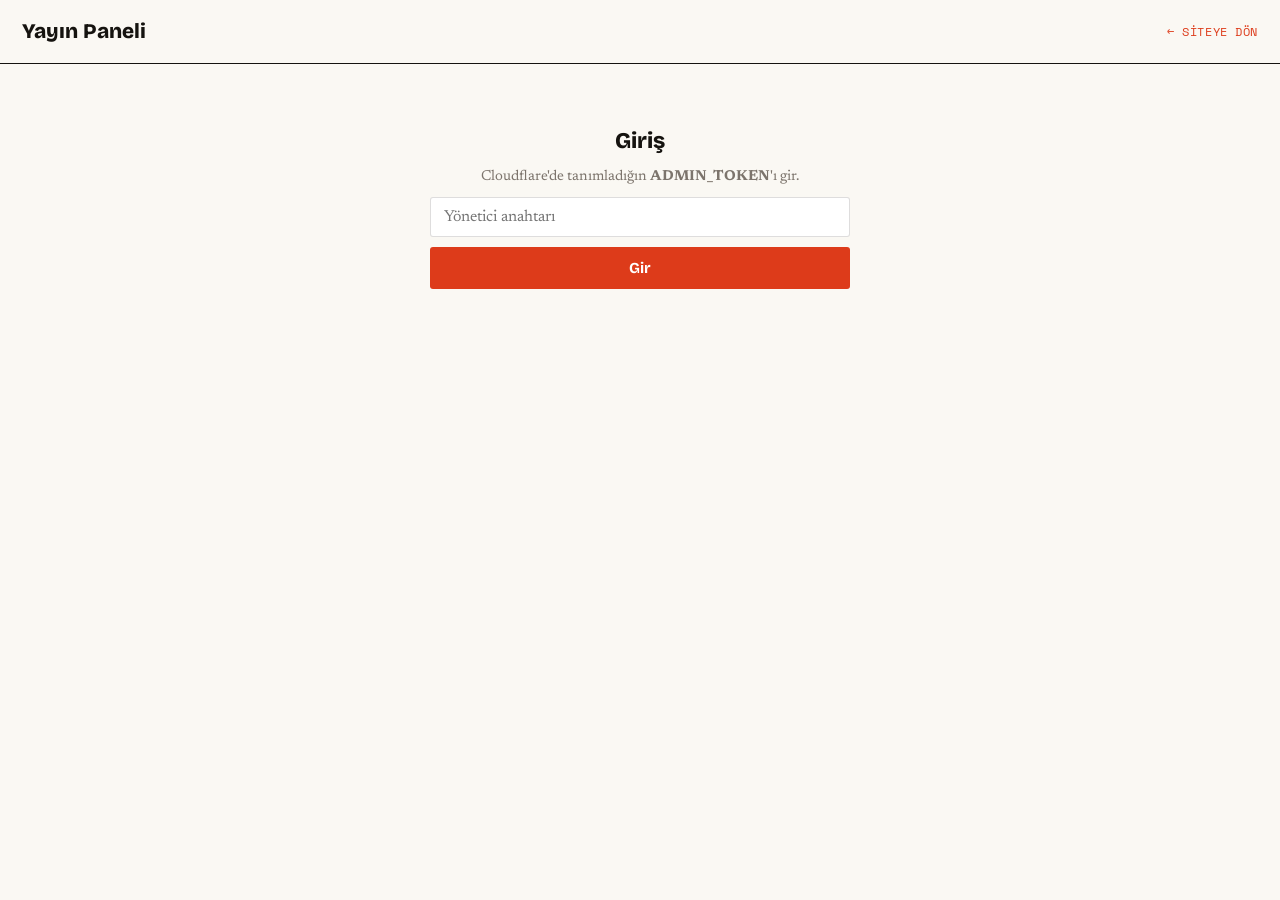
<file: admin.html>
<!DOCTYPE html>
<html lang="tr">
<head>
<meta charset="UTF-8" />
<meta name="viewport" content="width=device-width, initial-scale=1.0" />
<title>Yayın Paneli — Bizim Sultanbeyli</title>
<link href="https://fonts.googleapis.com/css2?family=Bricolage+Grotesque:wght@700;800&family=Newsreader:wght@400;500&family=Space+Mono&display=swap" rel="stylesheet">
<style>
  :root{--paper:#FAF8F3;--paper-2:#F3EFE6;--ink:#15130F;--ink-2:#2A2622;--muted:#7C746C;--accent:#DD3B1A;--line:rgba(21,19,15,.14);--ok:#2E7D32}
  *{box-sizing:border-box;margin:0;padding:0}
  body{background:var(--paper);color:var(--ink);font-family:"Newsreader",serif;font-size:17px;line-height:1.5;padding:0 0 60px}
  .bar{border-bottom:1.5px solid var(--ink);padding:16px 22px;display:flex;align-items:center;justify-content:space-between;position:sticky;top:0;background:var(--paper);z-index:5}
  .bar h1{font-family:"Bricolage Grotesque",sans-serif;font-weight:800;font-size:1.3rem}
  .bar a{font-family:"Space Mono",monospace;font-size:.72rem;text-transform:uppercase;letter-spacing:.05em;color:var(--accent);text-decoration:none}
  .wrap{max-width:760px;margin:0 auto;padding:26px 22px}
  .mono{font-family:"Space Mono",monospace;font-size:.7rem;text-transform:uppercase;letter-spacing:.06em;color:var(--muted)}
  label{display:block;margin:16px 0 6px;font-family:"Bricolage Grotesque",sans-serif;font-weight:700;font-size:.95rem}
  input,select,textarea{width:100%;border:1px solid var(--line);background:#fff;padding:11px 13px;font-family:"Newsreader",serif;font-size:1rem;color:var(--ink);border-radius:3px}
  input:focus,select,textarea:focus{outline:2px solid var(--accent);outline-offset:1px}
  textarea{min-height:240px;resize:vertical;line-height:1.55}
  .row{display:flex;gap:12px}.row>*{flex:1}
  button{cursor:pointer;border:none;font-family:"Bricolage Grotesque",sans-serif;font-weight:700;border-radius:3px;padding:12px 18px;font-size:.95rem}
  .primary{background:var(--accent);color:#fff}.primary:hover{background:var(--ink)}
  .ghost{background:none;border:1.5px solid var(--line);color:var(--ink)}.ghost:hover{border-color:var(--ink)}
  .ink{background:var(--ink);color:var(--paper)}
  .card{border:1.5px solid var(--ink);padding:22px;margin-bottom:24px;background:var(--paper)}
  .card h2{font-family:"Bricolage Grotesque",sans-serif;font-weight:800;font-size:1.15rem;margin-bottom:4px}
  .hint{font-size:.9rem;color:var(--muted);margin-bottom:10px}
  .msg{padding:10px 13px;border-radius:3px;font-size:.92rem;margin-top:12px;display:none}
  .msg.show{display:block}
  .msg.err{background:#fdecea;color:#a32}.msg.ok{background:#e8f5e9;color:var(--ok)}
  .post{border:1px solid var(--line);padding:13px 15px;margin-bottom:10px;display:flex;justify-content:space-between;gap:12px;align-items:flex-start}
  .post .t{font-family:"Bricolage Grotesque",sans-serif;font-weight:700;line-height:1.2}
  .post .meta{font-size:.78rem;color:var(--muted);margin-top:3px}
  .post button{background:none;border:1px solid var(--line);color:#a32;padding:6px 11px;font-size:.78rem}
  .gate{max-width:420px;margin:60px auto;text-align:center}
  .gate h2{font-family:"Bricolage Grotesque",sans-serif;font-weight:800;font-size:1.4rem;margin-bottom:8px}
  .hidden{display:none}
  .spin{display:inline-block;width:15px;height:15px;border:2px solid rgba(255,255,255,.4);border-top-color:#fff;border-radius:50%;animation:r .7s linear infinite;vertical-align:-2px;margin-right:6px}
  @keyframes r{to{transform:rotate(360deg)}}
</style>
</head>
<body>
<div class="bar"><h1>Yayın Paneli</h1><a href="/">← Siteye dön</a></div>

<div class="gate" id="gate">
  <h2>Giriş</h2>
  <p class="hint">Cloudflare'de tanımladığın <b>ADMIN_TOKEN</b>'ı gir.</p>
  <input type="password" id="token" placeholder="Yönetici anahtarı" />
  <div style="height:10px"></div>
  <button class="primary" style="width:100%" onclick="enter()">Gir</button>
  <div class="msg err" id="gateMsg"></div>
</div>

<div class="wrap hidden" id="panel">
  <div class="card">
    <h2>AI ile taslak oluştur <span class="mono">opsiyonel</span></h2>
    <p class="hint">Bir konu yaz, taslağı aşağıdaki forma doldursun. Yayınlamadan önce mutlaka oku ve düzenle.</p>
    <div class="row">
      <input type="text" id="topic" placeholder="örn. Sultanbeyli'de su kesintisinde ne yapmalı?" />
      <button class="ink" style="flex:0 0 auto" onclick="draft()" id="draftBtn">Taslak oluştur</button>
    </div>
    <div class="msg err" id="draftMsg"></div>
  </div>

  <div class="card">
    <h2>Yeni yazı</h2>
    <div class="row">
      <div><label>Kategori</label>
        <select id="category"><option>Yerel</option><option>Gündem</option><option>Belediye</option><option>Hizmet</option><option>Ulaşım</option><option>Spor</option></select>
      </div>
      <div><label>Yazar</label><input type="text" id="author" placeholder="Editör" value="Editör" /></div>
    </div>
    <label>Başlık</label><input type="text" id="title" placeholder="Yazı başlığı" />
    <label>Görsel bağlantısı <span class="mono">opsiyonel</span></label><input type="text" id="image" placeholder="https://... (kendi/serbest görselin)" />
    <label>Metin</label><textarea id="body" placeholder="Yazının tamamı. Paragrafları boş satırla ayır."></textarea>
    <div style="height:14px"></div>
    <button class="primary" onclick="publish()" id="pubBtn">Yayınla</button>
    <button class="ghost" onclick="clearForm()">Temizle</button>
    <div class="msg" id="pubMsg"></div>
  </div>

  <div class="card">
    <h2>Yayınlanmış yazılar</h2>
    <div id="list"><p class="hint">Yükleniyor…</p></div>
  </div>
</div>

<script>
let TOKEN="";
const $=s=>document.querySelector(s);
function show(el,txt,kind){el.textContent=txt;el.className="msg show "+(kind||"err");}
function hide(el){el.className="msg";}
async function enter(){
  TOKEN=$("#token").value.trim();
  if(!TOKEN){show($("#gateMsg"),"Anahtar gir.");return;}
  // doğrulama: korumalı uç noktaya boş POST atıp 401 mi diye bak
  const r=await fetch("/api/posts",{method:"POST",headers:{"x-admin-token":TOKEN,"Content-Type":"application/json"},body:"{}"});
  if(r.status===401){show($("#gateMsg"),"Anahtar yanlış.");return;}
  $("#gate").classList.add("hidden");$("#panel").classList.remove("hidden");loadList();
}
async function draft(){
  const topic=$("#topic").value.trim();hide($("#draftMsg"));
  if(!topic){show($("#draftMsg"),"Konu gir.");return;}
  const btn=$("#draftBtn");btn.innerHTML='<span class="spin"></span>Yazıyor…';btn.disabled=true;
  try{
    const r=await fetch("/api/draft",{method:"POST",headers:{"x-admin-token":TOKEN,"Content-Type":"application/json"},body:JSON.stringify({topic})});
    const d=await r.json();
    if(!r.ok){show($("#draftMsg"),d.error||"Taslak oluşturulamadı.");}
    else{$("#title").value=d.draft.title||topic;$("#body").value=d.draft.body||"";show($("#draftMsg"),d.note||"Taslak hazır — düzenleyip yayınla.","ok");}
  }catch(e){show($("#draftMsg"),"Hata: "+e);}
  btn.innerHTML="Taslak oluştur";btn.disabled=false;
}
async function publish(){
  hide($("#pubMsg"));
  const post={title:$("#title").value.trim(),body:$("#body").value.trim(),image:$("#image").value.trim(),category:$("#category").value,author:$("#author").value.trim()};
  if(!post.title||!post.body){show($("#pubMsg"),"Başlık ve metin zorunlu.");return;}
  const btn=$("#pubBtn");btn.innerHTML='<span class="spin"></span>Yayınlanıyor…';btn.disabled=true;
  try{
    const r=await fetch("/api/posts",{method:"POST",headers:{"x-admin-token":TOKEN,"Content-Type":"application/json"},body:JSON.stringify(post)});
    const d=await r.json();
    if(!r.ok)show($("#pubMsg"),d.error||"Yayınlanamadı.");
    else{show($("#pubMsg"),"✓ Yayınlandı! Sitede görünür.","ok");clearForm();loadList();}
  }catch(e){show($("#pubMsg"),"Hata: "+e);}
  btn.innerHTML="Yayınla";btn.disabled=false;
}
function clearForm(){["title","image","body","topic"].forEach(id=>$("#"+id).value="");$("#author").value="Editör";$("#category").value="Yerel";}
async function loadList(){
  try{
    const r=await fetch("/api/posts",{cache:"no-store"});const d=await r.json();
    if(!d.items||!d.items.length){$("#list").innerHTML='<p class="hint">Henüz yazı yok.</p>';return;}
    $("#list").innerHTML=d.items.map(p=>`<div class="post"><div><div class="t">${escp(p.title)}</div><div class="meta">${escp(p.category)} · ${escp(p.author||"")} · ${new Date(p.date).toLocaleDateString("tr-TR")}</div></div><button onclick="del('${p.id}')">Sil</button></div>`).join("");
  }catch(e){$("#list").innerHTML='<p class="hint">Liste yüklenemedi.</p>';}
}
async function del(id){
  if(!confirm("Bu yazı silinsin mi?"))return;
  await fetch("/api/posts?id="+encodeURIComponent(id),{method:"DELETE",headers:{"x-admin-token":TOKEN}});
  loadList();
}
const escp=s=>String(s||"").replace(/[&<>"]/g,c=>({"&":"&amp;","<":"&lt;",">":"&gt;",'"':"&quot;"}[c]));
$("#token").addEventListener("keydown",e=>{if(e.key==="Enter")enter();});
</script>
</body>
</html>
</file>
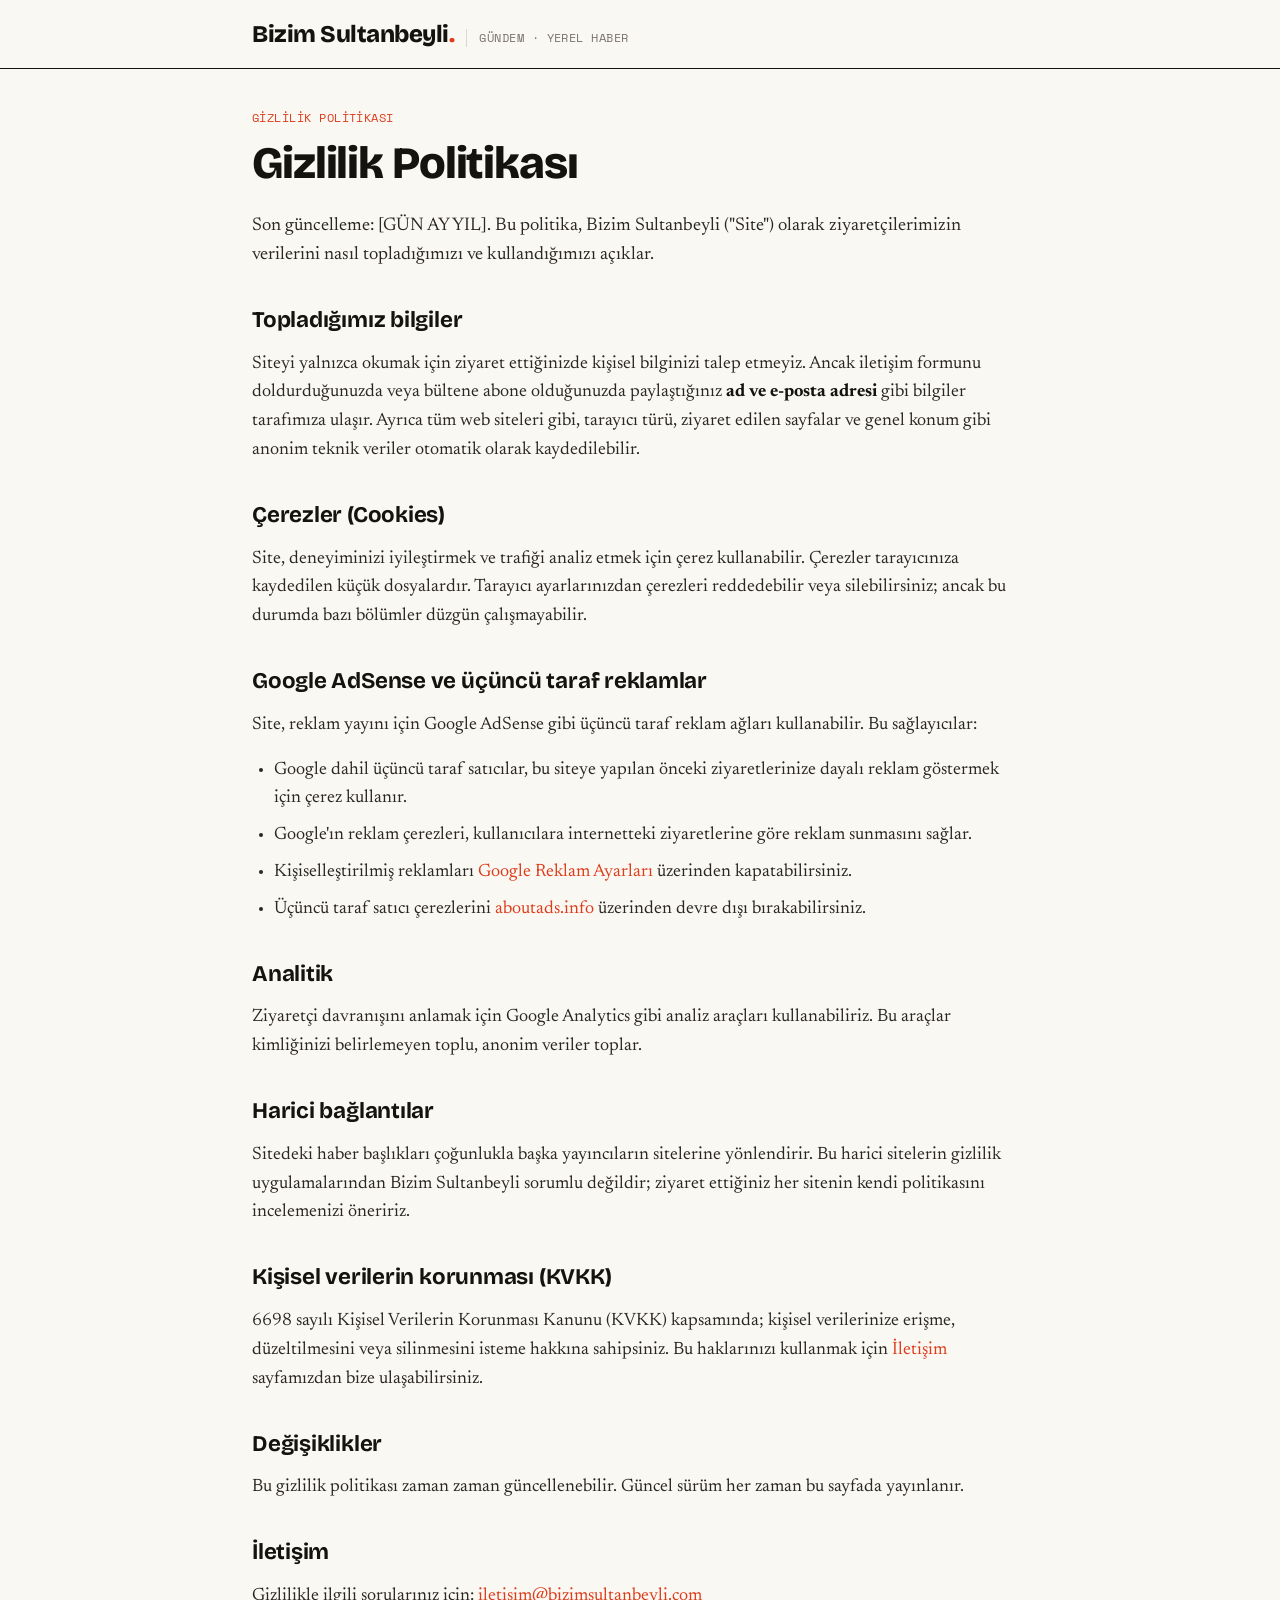
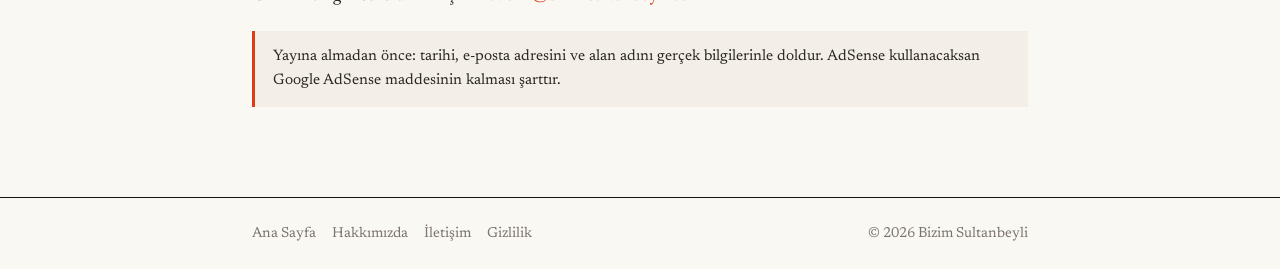
<file: gizlilik.html>
<!DOCTYPE html><html lang="tr"><head><meta charset="UTF-8"><meta name="viewport" content="width=device-width, initial-scale=1.0"><title>Gizlilik Politikası — Bizim Sultanbeyli</title><link href="https://fonts.googleapis.com/css2?family=Bricolage+Grotesque:wght@700;800&family=Newsreader:wght@400;500&family=Space+Mono&display=swap" rel="stylesheet"><link rel="stylesheet" href="/page.css"></head><body>
<header class="top"><div class="top-inner"><a class="brand" href="/">Bizim Sultanbeyli<span class="d">.</span></a><span class="tag mono">Gündem · Yerel Haber</span></div></header>
<main>
<div class="kick mono">Gizlilik Politikası</div>
<h1>Gizlilik Politikası</h1>
<p class="lead">Son güncelleme: [GÜN AY YIL]. Bu politika, Bizim Sultanbeyli ("Site") olarak ziyaretçilerimizin verilerini nasıl topladığımızı ve kullandığımızı açıklar.</p>

<h2>Topladığımız bilgiler</h2>
<p>Siteyi yalnızca okumak için ziyaret ettiğinizde kişisel bilginizi talep etmeyiz. Ancak iletişim formunu doldurduğunuzda veya bültene abone olduğunuzda paylaştığınız <strong>ad ve e-posta adresi</strong> gibi bilgiler tarafımıza ulaşır. Ayrıca tüm web siteleri gibi, tarayıcı türü, ziyaret edilen sayfalar ve genel konum gibi anonim teknik veriler otomatik olarak kaydedilebilir.</p>

<h2>Çerezler (Cookies)</h2>
<p>Site, deneyiminizi iyileştirmek ve trafiği analiz etmek için çerez kullanabilir. Çerezler tarayıcınıza kaydedilen küçük dosyalardır. Tarayıcı ayarlarınızdan çerezleri reddedebilir veya silebilirsiniz; ancak bu durumda bazı bölümler düzgün çalışmayabilir.</p>

<h2>Google AdSense ve üçüncü taraf reklamlar</h2>
<p>Site, reklam yayını için Google AdSense gibi üçüncü taraf reklam ağları kullanabilir. Bu sağlayıcılar:</p>
<ul>
<li>Google dahil üçüncü taraf satıcılar, bu siteye yapılan önceki ziyaretlerinize dayalı reklam göstermek için çerez kullanır.</li>
<li>Google'ın reklam çerezleri, kullanıcılara internetteki ziyaretlerine göre reklam sunmasını sağlar.</li>
<li>Kişiselleştirilmiş reklamları <a href="https://www.google.com/settings/ads" target="_blank" rel="noopener">Google Reklam Ayarları</a> üzerinden kapatabilirsiniz.</li>
<li>Üçüncü taraf satıcı çerezlerini <a href="https://www.aboutads.info/choices/" target="_blank" rel="noopener">aboutads.info</a> üzerinden devre dışı bırakabilirsiniz.</li>
</ul>

<h2>Analitik</h2>
<p>Ziyaretçi davranışını anlamak için Google Analytics gibi analiz araçları kullanabiliriz. Bu araçlar kimliğinizi belirlemeyen toplu, anonim veriler toplar.</p>

<h2>Harici bağlantılar</h2>
<p>Sitedeki haber başlıkları çoğunlukla başka yayıncıların sitelerine yönlendirir. Bu harici sitelerin gizlilik uygulamalarından Bizim Sultanbeyli sorumlu değildir; ziyaret ettiğiniz her sitenin kendi politikasını incelemenizi öneririz.</p>

<h2>Kişisel verilerin korunması (KVKK)</h2>
<p>6698 sayılı Kişisel Verilerin Korunması Kanunu (KVKK) kapsamında; kişisel verilerinize erişme, düzeltilmesini veya silinmesini isteme hakkına sahipsiniz. Bu haklarınızı kullanmak için <a href="/iletisim.html">İletişim</a> sayfamızdan bize ulaşabilirsiniz.</p>

<h2>Değişiklikler</h2>
<p>Bu gizlilik politikası zaman zaman güncellenebilir. Güncel sürüm her zaman bu sayfada yayınlanır.</p>

<h2>İletişim</h2>
<p>Gizlilikle ilgili sorularınız için: <a href="mailto:iletisim@bizimsultanbeyli.com">iletisim@bizimsultanbeyli.com</a></p>

<div class="note">Yayına almadan önce: tarihi, e-posta adresini ve alan adını gerçek bilgilerinle doldur. AdSense kullanacaksan Google AdSense maddesinin kalması şarttır.</div>
</main>
<footer><div class="foot"><div class="links"><a href="/">Ana Sayfa</a><a href="/hakkimizda.html">Hakkımızda</a><a href="/iletisim.html">İletişim</a><a href="/gizlilik.html">Gizlilik</a></div><div>© 2026 Bizim Sultanbeyli</div></div></footer></body></html>
</file>
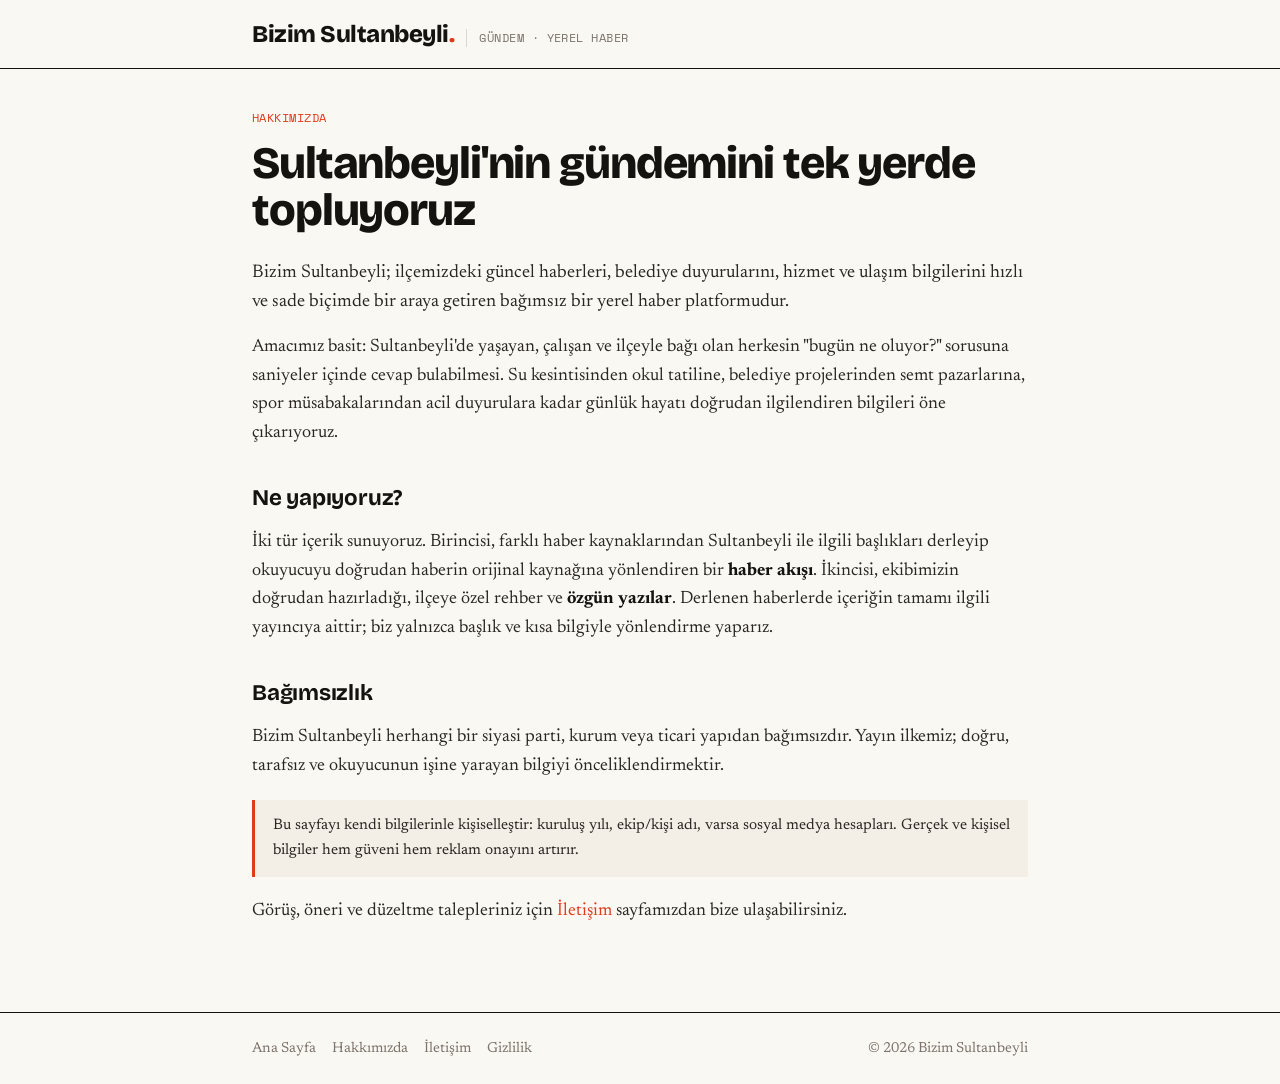
<file: hakkimizda.html>
<!DOCTYPE html><html lang="tr"><head><meta charset="UTF-8"><meta name="viewport" content="width=device-width, initial-scale=1.0"><title>Hakkımızda — Bizim Sultanbeyli</title><link href="https://fonts.googleapis.com/css2?family=Bricolage+Grotesque:wght@700;800&family=Newsreader:wght@400;500&family=Space+Mono&display=swap" rel="stylesheet"><link rel="stylesheet" href="/page.css"></head><body>
<header class="top"><div class="top-inner"><a class="brand" href="/">Bizim Sultanbeyli<span class="d">.</span></a><span class="tag mono">Gündem · Yerel Haber</span></div></header>
<main>
<div class="kick mono">Hakkımızda</div>
<h1>Sultanbeyli'nin gündemini tek yerde topluyoruz</h1>
<p class="lead">Bizim Sultanbeyli; ilçemizdeki güncel haberleri, belediye duyurularını, hizmet ve ulaşım bilgilerini hızlı ve sade biçimde bir araya getiren bağımsız bir yerel haber platformudur.</p>
<p>Amacımız basit: Sultanbeyli'de yaşayan, çalışan ve ilçeyle bağı olan herkesin "bugün ne oluyor?" sorusuna saniyeler içinde cevap bulabilmesi. Su kesintisinden okul tatiline, belediye projelerinden semt pazarlarına, spor müsabakalarından acil duyurulara kadar günlük hayatı doğrudan ilgilendiren bilgileri öne çıkarıyoruz.</p>
<h2>Ne yapıyoruz?</h2>
<p>İki tür içerik sunuyoruz. Birincisi, farklı haber kaynaklarından Sultanbeyli ile ilgili başlıkları derleyip okuyucuyu doğrudan haberin orijinal kaynağına yönlendiren bir <strong>haber akışı</strong>. İkincisi, ekibimizin doğrudan hazırladığı, ilçeye özel rehber ve <strong>özgün yazılar</strong>. Derlenen haberlerde içeriğin tamamı ilgili yayıncıya aittir; biz yalnızca başlık ve kısa bilgiyle yönlendirme yaparız.</p>
<h2>Bağımsızlık</h2>
<p>Bizim Sultanbeyli herhangi bir siyasi parti, kurum veya ticari yapıdan bağımsızdır. Yayın ilkemiz; doğru, tarafsız ve okuyucunun işine yarayan bilgiyi önceliklendirmektir.</p>
<div class="note">Bu sayfayı kendi bilgilerinle kişiselleştir: kuruluş yılı, ekip/kişi adı, varsa sosyal medya hesapları. Gerçek ve kişisel bilgiler hem güveni hem reklam onayını artırır.</div>
<p>Görüş, öneri ve düzeltme talepleriniz için <a href="/iletisim.html">İletişim</a> sayfamızdan bize ulaşabilirsiniz.</p>
</main>
<footer><div class="foot"><div class="links"><a href="/">Ana Sayfa</a><a href="/hakkimizda.html">Hakkımızda</a><a href="/iletisim.html">İletişim</a><a href="/gizlilik.html">Gizlilik</a></div><div>© 2026 Bizim Sultanbeyli</div></div></footer></body></html>
</file>
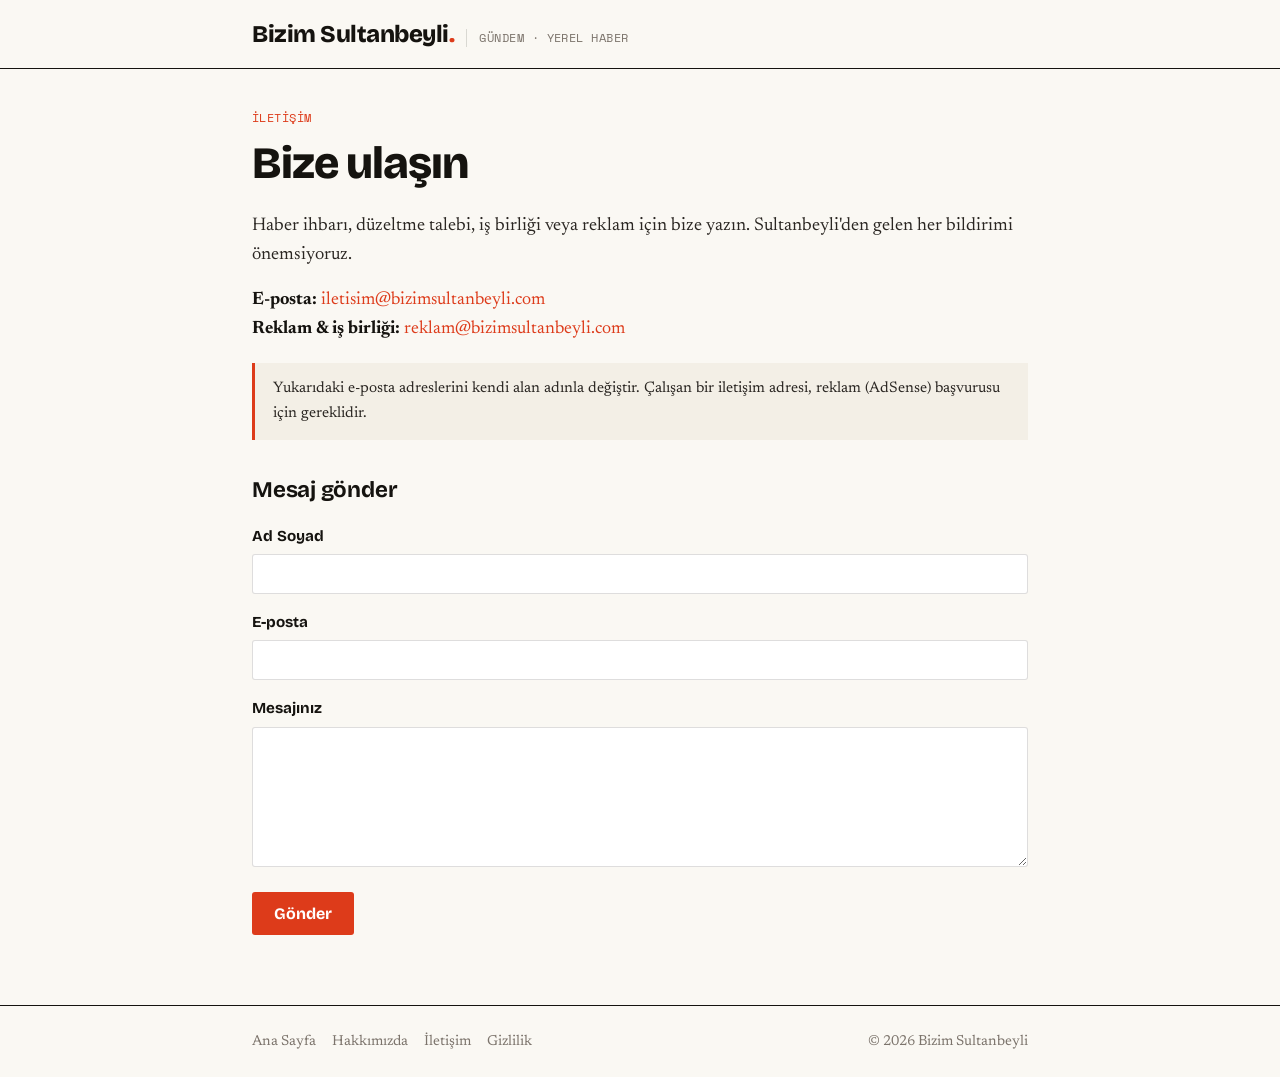
<file: iletisim.html>
<!DOCTYPE html><html lang="tr"><head><meta charset="UTF-8"><meta name="viewport" content="width=device-width, initial-scale=1.0"><title>İletişim — Bizim Sultanbeyli</title><link href="https://fonts.googleapis.com/css2?family=Bricolage+Grotesque:wght@700;800&family=Newsreader:wght@400;500&family=Space+Mono&display=swap" rel="stylesheet"><link rel="stylesheet" href="/page.css"></head><body>
<header class="top"><div class="top-inner"><a class="brand" href="/">Bizim Sultanbeyli<span class="d">.</span></a><span class="tag mono">Gündem · Yerel Haber</span></div></header>
<main>
<div class="kick mono">İletişim</div>
<h1>Bize ulaşın</h1>
<p class="lead">Haber ihbarı, düzeltme talebi, iş birliği veya reklam için bize yazın. Sultanbeyli'den gelen her bildirimi önemsiyoruz.</p>
<p><strong>E-posta:</strong> <a href="mailto:iletisim@bizimsultanbeyli.com">iletisim@bizimsultanbeyli.com</a><br>
<strong>Reklam &amp; iş birliği:</strong> <a href="mailto:reklam@bizimsultanbeyli.com">reklam@bizimsultanbeyli.com</a></p>
<div class="note">Yukarıdaki e-posta adreslerini kendi alan adınla değiştir. Çalışan bir iletişim adresi, reklam (AdSense) başvurusu için gereklidir.</div>
<h2>Mesaj gönder</h2>
<form id="cf" onsubmit="return sendForm(event)">
  <label>Ad Soyad</label><input type="text" id="ad" required>
  <label>E-posta</label><input type="email" id="email" required>
  <label>Mesajınız</label><textarea id="msg" required></textarea>
  <button type="submit">Gönder</button>
</form>
<p id="cfok" style="display:none;color:var(--accent);font-weight:700;margin-top:14px"></p>
<script>
// Basit çözüm: e-posta uygulamasını açar. İstersen Formspree bağlayıp gerçek form yapabilirsin.
function sendForm(e){e.preventDefault();
  var ad=document.getElementById('ad').value, em=document.getElementById('email').value, ms=document.getElementById('msg').value;
  var body=encodeURIComponent("Ad: "+ad+"\nE-posta: "+em+"\n\n"+ms);
  window.location.href="mailto:iletisim@bizimsultanbeyli.com?subject="+encodeURIComponent("Site iletişim: "+ad)+"&body="+body;
  document.getElementById('cfok').style.display='block';
  document.getElementById('cfok').textContent='E-posta uygulaman açılıyor…';
  return false;}
</script>
</main>
<footer><div class="foot"><div class="links"><a href="/">Ana Sayfa</a><a href="/hakkimizda.html">Hakkımızda</a><a href="/iletisim.html">İletişim</a><a href="/gizlilik.html">Gizlilik</a></div><div>© 2026 Bizim Sultanbeyli</div></div></footer></body></html>
</file>
<file: page.css>
:root{--paper:#FAF8F3;--paper-2:#F3EFE6;--ink:#15130F;--ink-2:#2A2622;--muted:#7C746C;--accent:#DD3B1A;--line:rgba(21,19,15,.14)}
*{box-sizing:border-box;margin:0;padding:0}
body{background:var(--paper);color:var(--ink);font-family:"Newsreader",Georgia,serif;font-size:18px;line-height:1.6;-webkit-font-smoothing:antialiased}
a{color:var(--accent);text-decoration:none}
a:hover{text-decoration:underline}
.mono{font-family:"Space Mono",ui-monospace,monospace;font-size:.72rem;letter-spacing:.04em;text-transform:uppercase}
header.top{border-bottom:1.5px solid var(--ink);background:var(--paper)}
.top-inner{max-width:820px;margin:0 auto;padding:15px 22px;display:flex;align-items:baseline;gap:12px}
.brand{font-family:"Bricolage Grotesque",sans-serif;font-weight:800;font-size:1.5rem;letter-spacing:-.02em;color:var(--ink)}
.brand .d{color:var(--accent)}
.tag{color:var(--muted);border-left:1px solid var(--line);padding-left:12px}
main{max-width:820px;margin:0 auto;padding:40px 22px 70px}
.kick{color:var(--accent);margin-bottom:12px}
h1{font-family:"Bricolage Grotesque",sans-serif;font-weight:800;font-size:clamp(2rem,5vw,2.8rem);line-height:1.05;letter-spacing:-.025em;margin-bottom:24px}
h2{font-family:"Bricolage Grotesque",sans-serif;font-weight:700;font-size:1.4rem;letter-spacing:-.01em;margin:32px 0 12px}
p{margin-bottom:16px;color:var(--ink-2)}
ul{margin:0 0 16px 22px;color:var(--ink-2)}
li{margin-bottom:8px}
strong{color:var(--ink)}
.lead{font-size:1.15rem;color:var(--ink-2)}
.note{background:var(--paper-2);border-left:3px solid var(--accent);padding:14px 18px;margin:20px 0;font-size:.95rem;color:var(--ink-2)}
label{display:block;font-family:"Bricolage Grotesque",sans-serif;font-weight:700;font-size:.95rem;margin:16px 0 6px}
input,textarea{width:100%;border:1px solid var(--line);background:#fff;padding:11px 13px;font-family:"Newsreader",serif;font-size:1rem;color:var(--ink);border-radius:3px}
input:focus,textarea:focus{outline:2px solid var(--accent);outline-offset:1px}
textarea{min-height:140px;resize:vertical}
button{margin-top:14px;background:var(--accent);color:#fff;border:none;padding:12px 22px;font-family:"Bricolage Grotesque",sans-serif;font-weight:700;font-size:1rem;border-radius:3px;cursor:pointer}
button:hover{background:var(--ink)}
footer{border-top:1.5px solid var(--ink)}
.foot{max-width:820px;margin:0 auto;padding:24px 22px;display:flex;justify-content:space-between;flex-wrap:wrap;gap:14px;color:var(--muted);font-size:.9rem}
.foot a{color:var(--muted)}.foot a:hover{color:var(--accent)}
.foot .links{display:flex;gap:16px;flex-wrap:wrap}
@media(max-width:560px){body{font-size:16px}}
</file>
